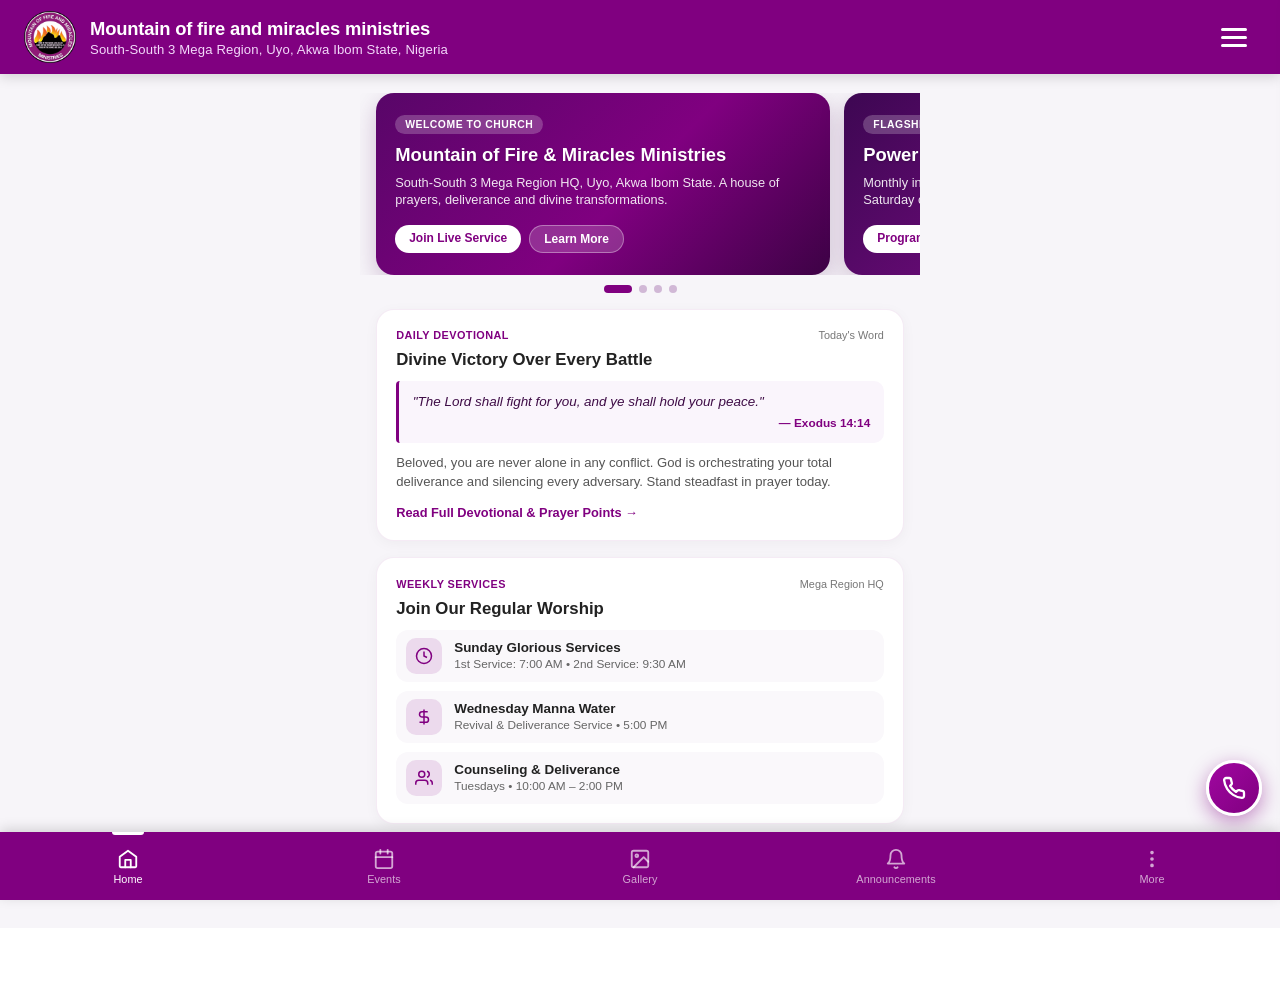
<file: index.html>
<!DOCTYPE html>
<html lang="en">
<head>
  <meta charset="UTF-8">
  <meta name="viewport" content="width=device-width, initial-scale=1.0">
  <title>Mountain of Fire and Miracles Ministries</title>
  <link rel="stylesheet" href="styles.css">
</head>
<body>
  <!-- Top Bar -->
  <header class="top-bar">
    <div class="brand-container">
      <img src="logo/logo.png" alt="MFM Logo" class="brand-logo">
      <div class="brand-text">
        <span class="brand-title">Mountain of fire and miracles ministries</span>
        <span class="brand-subtitle">South-South 3 Mega Region, Uyo, Akwa Ibom State, Nigeria</span>
      </div>
    </div>

    <!-- Hamburger Button -->
    <button class="hamburger-btn" id="hamburgerBtn" aria-label="Toggle navigation menu" aria-expanded="false">
      <span class="hamburger-line"></span>
      <span class="hamburger-line"></span>
      <span class="hamburger-line"></span>
    </button>
  </header>

  <!-- Side Navigation Drawer & Overlay -->
  <div class="menu-overlay" id="menuOverlay"></div>
  <nav class="nav-drawer" id="navDrawer" aria-hidden="true">
    <div class="drawer-header">
      <span class="drawer-title">Menu</span>
      <button class="close-btn" id="closeBtn" aria-label="Close menu">&times;</button>
    </div>
    <ul class="nav-links">
      <li><a href="#home" class="nav-item">Home</a></li>
      <li><a href="#about" class="nav-item">About Us</a></li>
      <li><a href="#ministries" class="nav-item">Ministries</a></li>
      <li><a href="#sermons" class="nav-item">Sermons</a></li>
      <li><a href="#events" class="nav-item">Events</a></li>
      <li><a href="#give" class="nav-item">Give / Offering</a></li>
      <li><a href="#contact" class="nav-item">Contact Us</a></li>
    </ul>
  </nav>

  <!-- Main Home Page Content Area -->
  <main class="content-area">
    <div class="home-container">

      <!-- 1. Hero Carousel Slider (First Card with Next Card peeking) -->
      <section class="carousel-section" aria-label="Featured Announcements">
        <div class="carousel-track" id="carouselTrack">
          
          <!-- Slide 1 -->
          <article class="carousel-card card-gradient-1">
            <span class="card-badge">WELCOME TO CHURCH</span>
            <h2 class="card-heading">Mountain of Fire &amp; Miracles Ministries</h2>
            <p class="card-desc">South-South 3 Mega Region HQ, Uyo, Akwa Ibom State. A house of prayers, deliverance and divine transformations.</p>
            <div class="card-actions">
              <a href="#services" class="card-btn btn-primary">Join Live Service</a>
              <a href="#about" class="card-btn btn-ghost">Learn More</a>
            </div>
          </article>

          <!-- Slide 2 -->
          <article class="carousel-card card-gradient-2">
            <span class="card-badge">FLAGSHIP PROGRAMME</span>
            <h2 class="card-heading">Power Must Change Hands</h2>
            <p class="card-desc">Monthly inter-denominational deliverance service holding every first Saturday of the month by 6:30 AM.</p>
            <div class="card-actions">
              <a href="#pmch" class="card-btn btn-primary">Programme Details</a>
              <a href="#prayer" class="card-btn btn-ghost">Prayer Points</a>
            </div>
          </article>

          <!-- Slide 3 -->
          <article class="carousel-card card-gradient-3">
            <span class="card-badge">SUNDAY WORSHIP</span>
            <h2 class="card-heading">Service of Signs &amp; Wonders</h2>
            <p class="card-desc">Experience supernatural breakthroughs and power-packed prophetic ministering every Lord's Day.</p>
            <div class="card-actions">
              <a href="#schedule" class="card-btn btn-primary">Service Schedule</a>
            </div>
          </article>

          <!-- Slide 4 -->
          <article class="carousel-card card-gradient-4">
            <span class="card-badge">MIDWEEK REVIVAL</span>
            <h2 class="card-heading">Manna Water Service</h2>
            <p class="card-desc">Every Wednesday by 5:00 PM. Come with your water bottle for prophetic sanctification and healing.</p>
            <div class="card-actions">
              <a href="#manna" class="card-btn btn-primary">Watch Replays</a>
            </div>
          </article>

        </div>

        <!-- Carousel Indicators (Pill + Dots matching sketch) -->
        <div class="carousel-indicators" id="carouselIndicators" aria-label="Slider pagination">
          <button class="indicator-dot active" data-index="0" aria-label="Go to slide 1"></button>
          <button class="indicator-dot" data-index="1" aria-label="Go to slide 2"></button>
          <button class="indicator-dot" data-index="2" aria-label="Go to slide 3"></button>
          <button class="indicator-dot" data-index="3" aria-label="Go to slide 4"></button>
        </div>
      </section>

      <!-- 2. Middle Content Card (Second rounded block from sketch) -->
      <section class="content-card devotional-card">
        <div class="card-header-bar">
          <span class="card-tag">DAILY DEVOTIONAL</span>
          <span class="card-date">Today's Word</span>
        </div>
        <h3 class="card-title">Divine Victory Over Every Battle</h3>
        <blockquote class="bible-verse">
          "The Lord shall fight for you, and ye shall hold your peace."
          <cite>&mdash; Exodus 14:14</cite>
        </blockquote>
        <p class="card-text">
          Beloved, you are never alone in any conflict. God is orchestrating your total deliverance and silencing every adversary. Stand steadfast in prayer today.
        </p>
        <div class="card-footer-action">
          <a href="#devotional" class="text-link">Read Full Devotional &amp; Prayer Points &rarr;</a>
        </div>
      </section>

      <!-- 3. Bottom Content Card (Third rounded block from sketch) -->
      <section class="content-card services-card">
        <div class="card-header-bar">
          <span class="card-tag">WEEKLY SERVICES</span>
          <span class="card-date">Mega Region HQ</span>
        </div>
        <h3 class="card-title">Join Our Regular Worship</h3>
        
        <div class="schedule-list">
          <div class="schedule-item">
            <div class="schedule-icon-wrap">
              <svg viewBox="0 0 24 24" fill="none" stroke="currentColor" stroke-width="2" class="schedule-icon" aria-hidden="true">
                <circle cx="12" cy="12" r="10"></circle>
                <polyline points="12 6 12 12 16 14"></polyline>
              </svg>
            </div>
            <div class="schedule-info">
              <h4>Sunday Glorious Services</h4>
              <p>1st Service: 7:00 AM &bull; 2nd Service: 9:30 AM</p>
            </div>
          </div>

          <div class="schedule-item">
            <div class="schedule-icon-wrap">
              <svg viewBox="0 0 24 24" fill="none" stroke="currentColor" stroke-width="2" class="schedule-icon" aria-hidden="true">
                <path d="M12 2v20M17 5H9.5a3.5 3.5 0 0 0 0 7h5a3.5 3.5 0 0 1 0 7H6"></path>
              </svg>
            </div>
            <div class="schedule-info">
              <h4>Wednesday Manna Water</h4>
              <p>Revival &amp; Deliverance Service &bull; 5:00 PM</p>
            </div>
          </div>

          <div class="schedule-item">
            <div class="schedule-icon-wrap">
              <svg viewBox="0 0 24 24" fill="none" stroke="currentColor" stroke-width="2" class="schedule-icon" aria-hidden="true">
                <path d="M17 21v-2a4 4 0 0 0-4-4H5a4 4 0 0 0-4 4v2"></path>
                <circle cx="9" cy="7" r="4"></circle>
                <path d="M23 21v-2a4 4 0 0 0-3-3.87"></path>
                <path d="M16 3.13a4 4 0 0 1 0 7.75"></path>
              </svg>
            </div>
            <div class="schedule-info">
              <h4>Counseling &amp; Deliverance</h4>
              <p>Tuesdays &bull; 10:00 AM &ndash; 2:00 PM</p>
            </div>
          </div>
        </div>
      </section>

    </div>

    <!-- Floating Action Button: Phone Call (Bottom right circle as sketched) -->
    <button class="call-fab-btn" id="callFabBtn" aria-label="Call Pastoral Prayer Helpline">
      <svg viewBox="0 0 24 24" fill="none" stroke="currentColor" stroke-width="2.3" stroke-linecap="round" stroke-linejoin="round" class="fab-phone-icon" aria-hidden="true">
        <path d="M22 16.92v3a2 2 0 0 1-2.18 2 19.79 19.79 0 0 1-8.63-3.07 19.5 19.5 0 0 1-6-6 19.79 19.79 0 0 1-3.07-8.67A2 2 0 0 1 4.11 2h3a2 2 0 0 1 2 1.72 12.84 12.84 0 0 0 .7 2.81 2 2 0 0 1-.45 2.11L8.09 9.91a16 16 0 0 0 6 6l1.27-1.27a2 2 0 0 1 2.11-.45 12.84 12.84 0 0 0 2.81.7A2 2 0 0 1 22 16.92z"></path>
      </svg>
    </button>

    <!-- Call / Prayer Line Modal -->
    <div class="call-modal-overlay" id="callModalOverlay">
      <div class="call-modal" role="dialog" aria-labelledby="modalTitle">
        <div class="call-modal-header">
          <h3 id="modalTitle">Prayer &amp; Counseling Line</h3>
          <button class="call-modal-close" id="callModalClose" aria-label="Close dialog">&times;</button>
        </div>
        <p class="call-modal-desc">Need spiritual assistance, prayer support, or pastoral counseling? Reach out directly:</p>
        <div class="phone-numbers-list">
          <a href="tel:+2348030000000" class="phone-link-card">
            <div class="phone-icon-box">
              <svg viewBox="0 0 24 24" fill="none" stroke="currentColor" stroke-width="2" class="modal-phone-svg" aria-hidden="true">
                <path d="M22 16.92v3a2 2 0 0 1-2.18 2 19.79 19.79 0 0 1-8.63-3.07 19.5 19.5 0 0 1-6-6 19.79 19.79 0 0 1-3.07-8.67A2 2 0 0 1 4.11 2h3a2 2 0 0 1 2 1.72 12.84 12.84 0 0 0 .7 2.81 2 2 0 0 1-.45 2.11L8.09 9.91a16 16 0 0 0 6 6l1.27-1.27a2 2 0 0 1 2.11-.45 12.84 12.84 0 0 0 2.81.7A2 2 0 0 1 22 16.92z"></path>
              </svg>
            </div>
            <div class="phone-info">
              <span class="phone-name">Prayer Line (Uyo HQ)</span>
              <span class="phone-digits">+234 803 000 0000</span>
            </div>
            <span class="phone-call-badge">Call</span>
          </a>
          <a href="tel:+2348020000000" class="phone-link-card">
            <div class="phone-icon-box">
              <svg viewBox="0 0 24 24" fill="none" stroke="currentColor" stroke-width="2" class="modal-phone-svg" aria-hidden="true">
                <path d="M22 16.92v3a2 2 0 0 1-2.18 2 19.79 19.79 0 0 1-8.63-3.07 19.5 19.5 0 0 1-6-6 19.79 19.79 0 0 1-3.07-8.67A2 2 0 0 1 4.11 2h3a2 2 0 0 1 2 1.72 12.84 12.84 0 0 0 .7 2.81 2 2 0 0 1-.45 2.11L8.09 9.91a16 16 0 0 0 6 6l1.27-1.27a2 2 0 0 1 2.11-.45 12.84 12.84 0 0 0 2.81.7A2 2 0 0 1 22 16.92z"></path>
              </svg>
            </div>
            <div class="phone-info">
              <span class="phone-name">Mega Region Office</span>
              <span class="phone-digits">+234 802 000 0000</span>
            </div>
            <span class="phone-call-badge">Call</span>
          </a>
        </div>
      </div>
    </div>
  </main>

  <!-- Bottom Navigation Bar -->
  <footer class="bottom-bar">
    <nav class="bottom-nav" aria-label="Main navigation">

      <!-- Home -->
      <a href="#home" class="nav-tab active" aria-label="Home">
        <svg class="nav-icon" viewBox="0 0 24 24" fill="none" stroke="currentColor" stroke-width="2" stroke-linecap="round" stroke-linejoin="round" aria-hidden="true">
          <path d="M3 9.5L12 3l9 6.5V20a1 1 0 0 1-1 1H4a1 1 0 0 1-1-1V9.5z"/>
          <polyline points="9 21 9 13 15 13 15 21"/>
        </svg>
        <span class="nav-label">Home</span>
      </a>

      <!-- Events -->
      <a href="#events" class="nav-tab" aria-label="Events">
        <svg class="nav-icon" viewBox="0 0 24 24" fill="none" stroke="currentColor" stroke-width="2" stroke-linecap="round" stroke-linejoin="round" aria-hidden="true">
          <rect x="3" y="4" width="18" height="18" rx="2" ry="2"/>
          <line x1="16" y1="2" x2="16" y2="6"/>
          <line x1="8" y1="2" x2="8" y2="6"/>
          <line x1="3" y1="10" x2="21" y2="10"/>
        </svg>
        <span class="nav-label">Events</span>
      </a>

      <!-- Gallery -->
      <a href="#gallery" class="nav-tab" aria-label="Gallery">
        <svg class="nav-icon" viewBox="0 0 24 24" fill="none" stroke="currentColor" stroke-width="2" stroke-linecap="round" stroke-linejoin="round" aria-hidden="true">
          <rect x="3" y="3" width="18" height="18" rx="2"/>
          <circle cx="8.5" cy="8.5" r="1.5"/>
          <polyline points="21 15 16 10 5 21"/>
        </svg>
        <span class="nav-label">Gallery</span>
      </a>

      <!-- Announcements -->
      <a href="#announcements" class="nav-tab" aria-label="Announcements">
        <svg class="nav-icon" viewBox="0 0 24 24" fill="none" stroke="currentColor" stroke-width="2" stroke-linecap="round" stroke-linejoin="round" aria-hidden="true">
          <path d="M18 8A6 6 0 0 0 6 8c0 7-3 9-3 9h18s-3-2-3-9"/>
          <path d="M13.73 21a2 2 0 0 1-3.46 0"/>
        </svg>
        <span class="nav-label">Announcements</span>
      </a>

      <!-- More -->
      <a href="#more" class="nav-tab" aria-label="More">
        <svg class="nav-icon" viewBox="0 0 24 24" fill="none" stroke="currentColor" stroke-width="2" stroke-linecap="round" stroke-linejoin="round" aria-hidden="true">
          <circle cx="12" cy="5" r="1"/>
          <circle cx="12" cy="12" r="1"/>
          <circle cx="12" cy="19" r="1"/>
        </svg>
        <span class="nav-label">More</span>
      </a>

    </nav>
  </footer>

  <script src="script.js"></script>
</body>
</html>
</file>
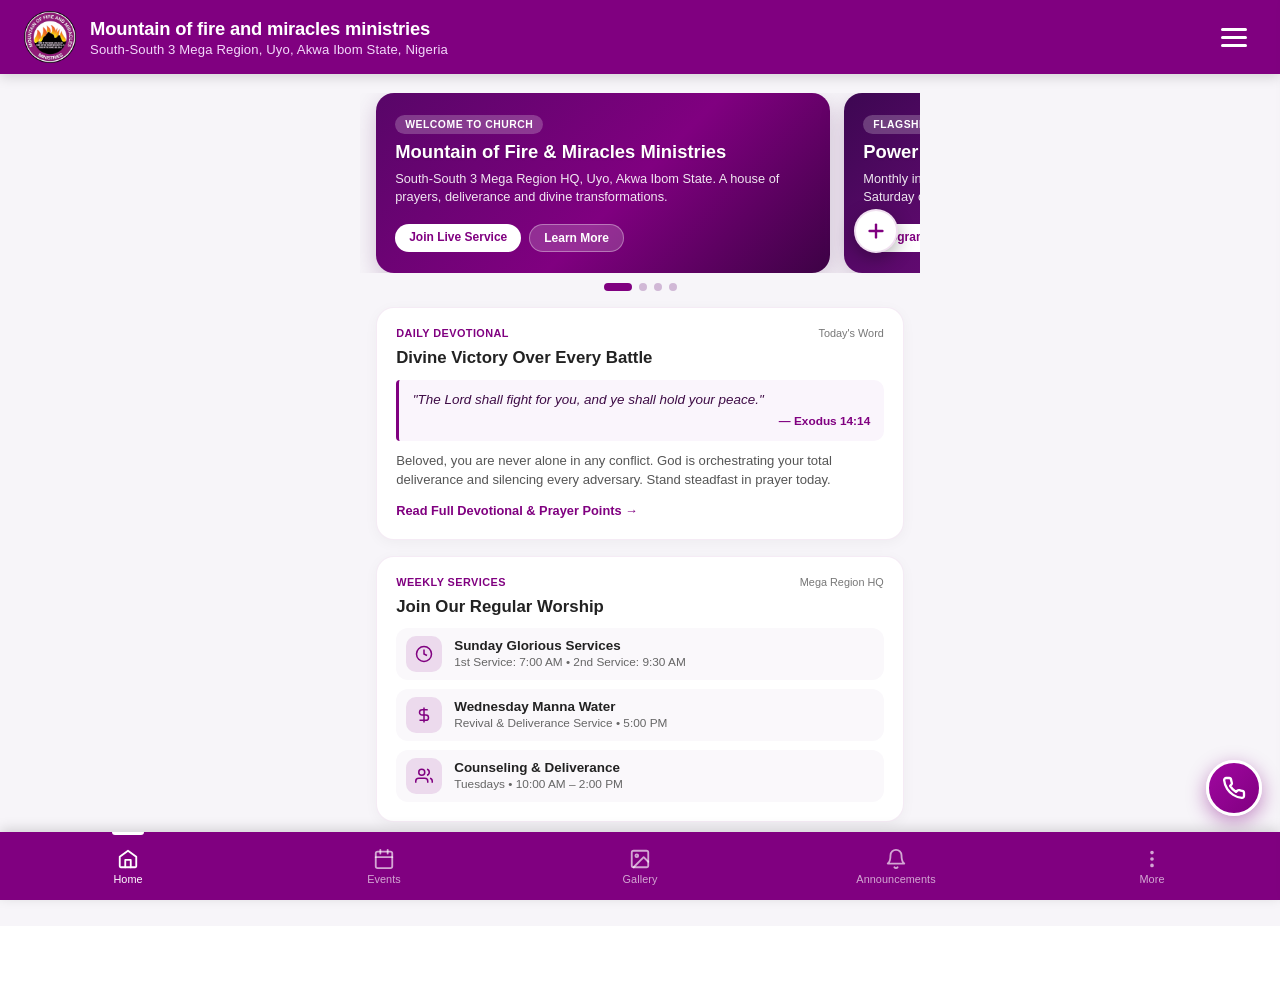
<file: admin/index.html>
<!DOCTYPE html>
<html lang="en">
<head>
  <meta charset="UTF-8">
  <meta name="viewport" content="width=device-width, initial-scale=1.0">
  <title>Mountain of Fire and Miracles Ministries</title>
  <link rel="stylesheet" href="styles.css">
</head>
<body>
  <!-- Top Bar -->
  <header class="top-bar">
    <div class="brand-container">
      <img src="logo/logo.png" alt="MFM Logo" class="brand-logo">
      <div class="brand-text">
        <span class="brand-title">Mountain of fire and miracles ministries</span>
        <span class="brand-subtitle">South-South 3 Mega Region, Uyo, Akwa Ibom State, Nigeria</span>
      </div>
    </div>

    <!-- Hamburger Button -->
    <button class="hamburger-btn" id="hamburgerBtn" aria-label="Toggle navigation menu" aria-expanded="false">
      <span class="hamburger-line"></span>
      <span class="hamburger-line"></span>
      <span class="hamburger-line"></span>
    </button>
  </header>

  <!-- Side Navigation Drawer & Overlay -->
  <div class="menu-overlay" id="menuOverlay"></div>
  <nav class="nav-drawer" id="navDrawer" aria-hidden="true">
    <div class="drawer-header">
      <span class="drawer-title">Menu</span>
      <button class="close-btn" id="closeBtn" aria-label="Close menu">&times;</button>
    </div>
    <ul class="nav-links">
      <li><a href="#home" class="nav-item">Home</a></li>
      <li><a href="#about" class="nav-item">About Us</a></li>
      <li><a href="#ministries" class="nav-item">Ministries</a></li>
      <li><a href="#sermons" class="nav-item">Sermons</a></li>
      <li><a href="#events" class="nav-item">Events</a></li>
      <li><a href="#give" class="nav-item">Give / Offering</a></li>
      <li><a href="#contact" class="nav-item">Contact Us</a></li>
    </ul>
  </nav>

  <!-- Main Home Page Content Area -->
  <main class="content-area">
    <div class="home-container">

      <!-- 1. Hero Carousel Slider (First Card with Next Card peeking) -->
      <section class="carousel-section" aria-label="Featured Announcements">
        <div class="carousel-track" id="carouselTrack">
          
          <!-- Slide 1 -->
          <article class="carousel-card card-gradient-1">
            <span class="card-badge">WELCOME TO CHURCH</span>
            <h2 class="card-heading">Mountain of Fire &amp; Miracles Ministries</h2>
            <p class="card-desc">South-South 3 Mega Region HQ, Uyo, Akwa Ibom State. A house of prayers, deliverance and divine transformations.</p>
            <div class="card-actions">
              <a href="#services" class="card-btn btn-primary">Join Live Service</a>
              <a href="#about" class="card-btn btn-ghost">Learn More</a>
            </div>
          </article>

          <!-- Slide 2 -->
          <article class="carousel-card card-gradient-2">
            <span class="card-badge">FLAGSHIP PROGRAMME</span>
            <h2 class="card-heading">Power Must Change Hands</h2>
            <p class="card-desc">Monthly inter-denominational deliverance service holding every first Saturday of the month by 6:30 AM.</p>
            <div class="card-actions">
              <a href="#pmch" class="card-btn btn-primary">Programme Details</a>
              <a href="#prayer" class="card-btn btn-ghost">Prayer Points</a>
            </div>
          </article>

          <!-- Slide 3 -->
          <article class="carousel-card card-gradient-3">
            <span class="card-badge">SUNDAY WORSHIP</span>
            <h2 class="card-heading">Service of Signs &amp; Wonders</h2>
            <p class="card-desc">Experience supernatural breakthroughs and power-packed prophetic ministering every Lord's Day.</p>
            <div class="card-actions">
              <a href="#schedule" class="card-btn btn-primary">Service Schedule</a>
            </div>
          </article>

          <!-- Slide 4 -->
          <article class="carousel-card card-gradient-4">
            <span class="card-badge">MIDWEEK REVIVAL</span>
            <h2 class="card-heading">Manna Water Service</h2>
            <p class="card-desc">Every Wednesday by 5:00 PM. Come with your water bottle for prophetic sanctification and healing.</p>
            <div class="card-actions">
              <a href="#manna" class="card-btn btn-primary">Watch Replays</a>
            </div>
          </article>

        </div>

        <!-- Floating Add More Banner Round Button on the Bottom Right -->
        <a href="edit-banner.html" class="add-banner-round-btn" id="addBannerBtn" aria-label="Create and Edit Banners" title="Edit Banners">
          <svg viewBox="0 0 24 24" fill="none" stroke="currentColor" stroke-width="2.6" stroke-linecap="round" stroke-linejoin="round" class="plus-icon" aria-hidden="true">
            <line x1="12" y1="5" x2="12" y2="19"></line>
            <line x1="5" y1="12" x2="19" y2="12"></line>
          </svg>
        </a>

        <!-- Carousel Indicators (Pill + Dots matching sketch) -->
        <div class="carousel-indicators" id="carouselIndicators" aria-label="Slider pagination">
          <button class="indicator-dot active" data-index="0" aria-label="Go to slide 1"></button>
          <button class="indicator-dot" data-index="1" aria-label="Go to slide 2"></button>
          <button class="indicator-dot" data-index="2" aria-label="Go to slide 3"></button>
          <button class="indicator-dot" data-index="3" aria-label="Go to slide 4"></button>
        </div>
      </section>

      <!-- 2. Middle Content Card (Second rounded block from sketch) -->
      <section class="content-card devotional-card">
        <div class="card-header-bar">
          <span class="card-tag">DAILY DEVOTIONAL</span>
          <span class="card-date">Today's Word</span>
        </div>
        <h3 class="card-title">Divine Victory Over Every Battle</h3>
        <blockquote class="bible-verse">
          "The Lord shall fight for you, and ye shall hold your peace."
          <cite>&mdash; Exodus 14:14</cite>
        </blockquote>
        <p class="card-text">
          Beloved, you are never alone in any conflict. God is orchestrating your total deliverance and silencing every adversary. Stand steadfast in prayer today.
        </p>
        <div class="card-footer-action">
          <a href="#devotional" class="text-link">Read Full Devotional &amp; Prayer Points &rarr;</a>
        </div>
      </section>

      <!-- 3. Bottom Content Card (Third rounded block from sketch) -->
      <section class="content-card services-card">
        <div class="card-header-bar">
          <span class="card-tag">WEEKLY SERVICES</span>
          <span class="card-date">Mega Region HQ</span>
        </div>
        <h3 class="card-title">Join Our Regular Worship</h3>
        
        <div class="schedule-list">
          <div class="schedule-item">
            <div class="schedule-icon-wrap">
              <svg viewBox="0 0 24 24" fill="none" stroke="currentColor" stroke-width="2" class="schedule-icon" aria-hidden="true">
                <circle cx="12" cy="12" r="10"></circle>
                <polyline points="12 6 12 12 16 14"></polyline>
              </svg>
            </div>
            <div class="schedule-info">
              <h4>Sunday Glorious Services</h4>
              <p>1st Service: 7:00 AM &bull; 2nd Service: 9:30 AM</p>
            </div>
          </div>

          <div class="schedule-item">
            <div class="schedule-icon-wrap">
              <svg viewBox="0 0 24 24" fill="none" stroke="currentColor" stroke-width="2" class="schedule-icon" aria-hidden="true">
                <path d="M12 2v20M17 5H9.5a3.5 3.5 0 0 0 0 7h5a3.5 3.5 0 0 1 0 7H6"></path>
              </svg>
            </div>
            <div class="schedule-info">
              <h4>Wednesday Manna Water</h4>
              <p>Revival &amp; Deliverance Service &bull; 5:00 PM</p>
            </div>
          </div>

          <div class="schedule-item">
            <div class="schedule-icon-wrap">
              <svg viewBox="0 0 24 24" fill="none" stroke="currentColor" stroke-width="2" class="schedule-icon" aria-hidden="true">
                <path d="M17 21v-2a4 4 0 0 0-4-4H5a4 4 0 0 0-4 4v2"></path>
                <circle cx="9" cy="7" r="4"></circle>
                <path d="M23 21v-2a4 4 0 0 0-3-3.87"></path>
                <path d="M16 3.13a4 4 0 0 1 0 7.75"></path>
              </svg>
            </div>
            <div class="schedule-info">
              <h4>Counseling &amp; Deliverance</h4>
              <p>Tuesdays &bull; 10:00 AM &ndash; 2:00 PM</p>
            </div>
          </div>
        </div>
      </section>

    </div>

    <!-- Floating Action Button: Phone Call (Bottom right circle as sketched) -->
    <button class="call-fab-btn" id="callFabBtn" aria-label="Call Pastoral Prayer Helpline">
      <svg viewBox="0 0 24 24" fill="none" stroke="currentColor" stroke-width="2.3" stroke-linecap="round" stroke-linejoin="round" class="fab-phone-icon" aria-hidden="true">
        <path d="M22 16.92v3a2 2 0 0 1-2.18 2 19.79 19.79 0 0 1-8.63-3.07 19.5 19.5 0 0 1-6-6 19.79 19.79 0 0 1-3.07-8.67A2 2 0 0 1 4.11 2h3a2 2 0 0 1 2 1.72 12.84 12.84 0 0 0 .7 2.81 2 2 0 0 1-.45 2.11L8.09 9.91a16 16 0 0 0 6 6l1.27-1.27a2 2 0 0 1 2.11-.45 12.84 12.84 0 0 0 2.81.7A2 2 0 0 1 22 16.92z"></path>
      </svg>
    </button>

    <!-- Call / Prayer Line Modal -->
    <div class="call-modal-overlay" id="callModalOverlay">
      <div class="call-modal" role="dialog" aria-labelledby="modalTitle">
        <div class="call-modal-header">
          <h3 id="modalTitle">Prayer &amp; Counseling Line</h3>
          <button class="call-modal-close" id="callModalClose" aria-label="Close dialog">&times;</button>
        </div>
        <p class="call-modal-desc">Need spiritual assistance, prayer support, or pastoral counseling? Reach out directly:</p>
        <div class="phone-numbers-list">
          <a href="tel:+2348030000000" class="phone-link-card">
            <div class="phone-icon-box">
              <svg viewBox="0 0 24 24" fill="none" stroke="currentColor" stroke-width="2" class="modal-phone-svg" aria-hidden="true">
                <path d="M22 16.92v3a2 2 0 0 1-2.18 2 19.79 19.79 0 0 1-8.63-3.07 19.5 19.5 0 0 1-6-6 19.79 19.79 0 0 1-3.07-8.67A2 2 0 0 1 4.11 2h3a2 2 0 0 1 2 1.72 12.84 12.84 0 0 0 .7 2.81 2 2 0 0 1-.45 2.11L8.09 9.91a16 16 0 0 0 6 6l1.27-1.27a2 2 0 0 1 2.11-.45 12.84 12.84 0 0 0 2.81.7A2 2 0 0 1 22 16.92z"></path>
              </svg>
            </div>
            <div class="phone-info">
              <span class="phone-name">Prayer Line (Uyo HQ)</span>
              <span class="phone-digits">+234 803 000 0000</span>
            </div>
            <span class="phone-call-badge">Call</span>
          </a>
          <a href="tel:+2348020000000" class="phone-link-card">
            <div class="phone-icon-box">
              <svg viewBox="0 0 24 24" fill="none" stroke="currentColor" stroke-width="2" class="modal-phone-svg" aria-hidden="true">
                <path d="M22 16.92v3a2 2 0 0 1-2.18 2 19.79 19.79 0 0 1-8.63-3.07 19.5 19.5 0 0 1-6-6 19.79 19.79 0 0 1-3.07-8.67A2 2 0 0 1 4.11 2h3a2 2 0 0 1 2 1.72 12.84 12.84 0 0 0 .7 2.81 2 2 0 0 1-.45 2.11L8.09 9.91a16 16 0 0 0 6 6l1.27-1.27a2 2 0 0 1 2.11-.45 12.84 12.84 0 0 0 2.81.7A2 2 0 0 1 22 16.92z"></path>
              </svg>
            </div>
            <div class="phone-info">
              <span class="phone-name">Mega Region Office</span>
              <span class="phone-digits">+234 802 000 0000</span>
            </div>
            <span class="phone-call-badge">Call</span>
          </a>
        </div>
      </div>
    </div>
  </main>

  <!-- Bottom Navigation Bar -->
  <footer class="bottom-bar">
    <nav class="bottom-nav" aria-label="Main navigation">

      <!-- Home -->
      <a href="#home" class="nav-tab active" aria-label="Home">
        <svg class="nav-icon" viewBox="0 0 24 24" fill="none" stroke="currentColor" stroke-width="2" stroke-linecap="round" stroke-linejoin="round" aria-hidden="true">
          <path d="M3 9.5L12 3l9 6.5V20a1 1 0 0 1-1 1H4a1 1 0 0 1-1-1V9.5z"/>
          <polyline points="9 21 9 13 15 13 15 21"/>
        </svg>
        <span class="nav-label">Home</span>
      </a>

      <!-- Events -->
      <a href="#events" class="nav-tab" aria-label="Events">
        <svg class="nav-icon" viewBox="0 0 24 24" fill="none" stroke="currentColor" stroke-width="2" stroke-linecap="round" stroke-linejoin="round" aria-hidden="true">
          <rect x="3" y="4" width="18" height="18" rx="2" ry="2"/>
          <line x1="16" y1="2" x2="16" y2="6"/>
          <line x1="8" y1="2" x2="8" y2="6"/>
          <line x1="3" y1="10" x2="21" y2="10"/>
        </svg>
        <span class="nav-label">Events</span>
      </a>

      <!-- Gallery -->
      <a href="#gallery" class="nav-tab" aria-label="Gallery">
        <svg class="nav-icon" viewBox="0 0 24 24" fill="none" stroke="currentColor" stroke-width="2" stroke-linecap="round" stroke-linejoin="round" aria-hidden="true">
          <rect x="3" y="3" width="18" height="18" rx="2"/>
          <circle cx="8.5" cy="8.5" r="1.5"/>
          <polyline points="21 15 16 10 5 21"/>
        </svg>
        <span class="nav-label">Gallery</span>
      </a>

      <!-- Announcements -->
      <a href="#announcements" class="nav-tab" aria-label="Announcements">
        <svg class="nav-icon" viewBox="0 0 24 24" fill="none" stroke="currentColor" stroke-width="2" stroke-linecap="round" stroke-linejoin="round" aria-hidden="true">
          <path d="M18 8A6 6 0 0 0 6 8c0 7-3 9-3 9h18s-3-2-3-9"/>
          <path d="M13.73 21a2 2 0 0 1-3.46 0"/>
        </svg>
        <span class="nav-label">Announcements</span>
      </a>

      <!-- More -->
      <a href="#more" class="nav-tab" aria-label="More">
        <svg class="nav-icon" viewBox="0 0 24 24" fill="none" stroke="currentColor" stroke-width="2" stroke-linecap="round" stroke-linejoin="round" aria-hidden="true">
          <circle cx="12" cy="5" r="1"/>
          <circle cx="12" cy="12" r="1"/>
          <circle cx="12" cy="19" r="1"/>
        </svg>
        <span class="nav-label">More</span>
      </a>

    </nav>
  </footer>

  <script src="banners.js"></script>
  <script src="script.js"></script>
</body>
</html>
</file>
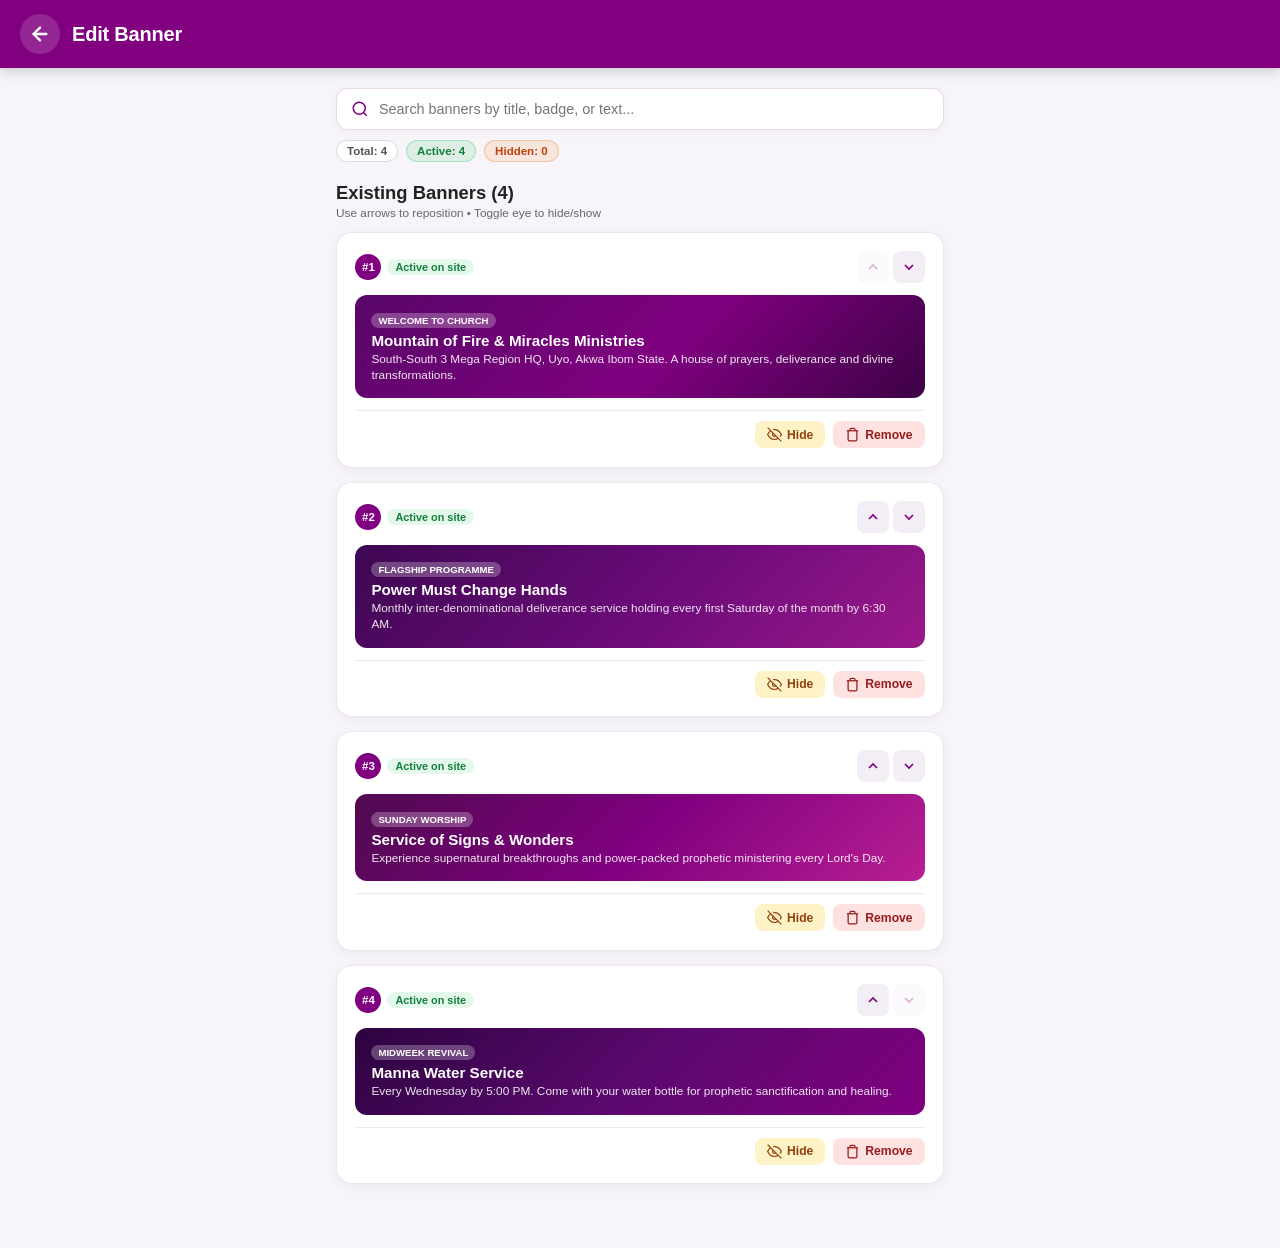
<file: admin/edit-banner.html>
<!DOCTYPE html>
<html lang="en">
<head>
  <meta charset="UTF-8">
  <meta name="viewport" content="width=device-width, initial-scale=1.0">
  <title>Edit Banner - MFM Admin</title>
  <link rel="stylesheet" href="styles.css">
  <link rel="stylesheet" href="edit-banner.css">
</head>
<body class="admin-edit-page">

  <!-- Title Bar: "Edit Banner" -->
  <header class="edit-banner-header">
    <div class="header-left">
      <a href="index.html" class="header-back-btn" aria-label="Go back to Admin Home">
        <svg viewBox="0 0 24 24" fill="none" stroke="currentColor" stroke-width="2.5" stroke-linecap="round" stroke-linejoin="round" class="header-icon">
          <line x1="19" y1="12" x2="5" y2="12"></line>
          <polyline points="12 19 5 12 12 5"></polyline>
        </svg>
      </a>
      <h1 class="header-title">Edit Banner</h1>
    </div>
  </header>

  <!-- Main Content Container -->
  <main class="edit-banner-container">

    <!-- Search & Statistics Bar -->
    <section class="search-stats-section">
      <div class="search-input-wrap">
        <svg viewBox="0 0 24 24" fill="none" stroke="currentColor" stroke-width="2" class="search-svg" aria-hidden="true">
          <circle cx="11" cy="11" r="8"></circle>
          <line x1="21" y1="21" x2="16.65" y2="16.65"></line>
        </svg>
        <input type="search" id="bannerSearchInput" class="banner-search-input" placeholder="Search banners by title, badge, or text..." aria-label="Search banners">
        <button id="clearSearchBtn" class="clear-search-btn" style="display:none;" aria-label="Clear search">&times;</button>
      </div>

      <div class="stats-pills">
        <span class="stat-pill" id="totalCountPill">Total: 4</span>
        <span class="stat-pill pill-active" id="visibleCountPill">Active: 4</span>
        <span class="stat-pill pill-hidden" id="hiddenCountPill">Hidden: 0</span>
      </div>
    </section>

    <!-- Banners List: Reposition, Hide, Edit, Remove -->
    <section class="banner-list-section">
      <div class="list-header">
        <h2>Existing Banners (<span id="bannerListCount">0</span>)</h2>
        <span class="list-subtext">Use arrows to reposition &bull; Toggle eye to hide/show</span>
      </div>

      <div class="banners-list" id="bannersList">
        <!-- Dynamically injected items -->
      </div>
    </section>

  </main>

  <!-- Delete Confirmation Modal -->
  <div class="admin-modal-overlay" id="deleteModalOverlay">
    <div class="admin-modal">
      <h3 class="modal-alert-title">Remove Banner?</h3>
      <p class="modal-alert-msg" id="deleteModalMsg">Are you sure you want to remove this banner? This action will immediately delete it from both admin and public carousels.</p>
      <div class="modal-actions">
        <button class="modal-btn btn-secondary" id="cancelDeleteBtn">Cancel</button>
        <button class="modal-btn btn-danger" id="confirmDeleteBtn">Delete Banner</button>
      </div>
    </div>
  </div>

  <script src="banners.js"></script>
  <script src="edit-banner.js"></script>
</body>
</html>
</file>
<file: styles.css>
/* Reset & Base Styles */
* {
  margin: 0;
  padding: 0;
  box-sizing: border-box;
}

body {
  font-family: -apple-system, BlinkMacSystemFont, "Segoe UI", Roboto, Oxygen, Ubuntu, Cantarell, "Helvetica Neue", sans-serif;
  background-color: #ffffff;
  color: #1a1a1a;
  min-height: 100vh;
  display: flex;
  flex-direction: column;
}

/* Top Bar */
.top-bar {
  background-color: #800080;
  min-height: 74px;
  width: 100%;
  display: flex;
  align-items: center;
  justify-content: space-between;
  padding: 0.5rem 1.5rem;
  position: sticky;
  top: 0;
  z-index: 1000;
  box-shadow: 0 3px 12px rgba(0, 0, 0, 0.15);
}

/* Brand Section (Logo + Text) */
.brand-container {
  display: flex;
  align-items: center;
  gap: 14px;
  text-decoration: none;
  cursor: pointer;
  user-select: none;
}

.brand-logo {
  height: 52px;
  width: auto;
  max-width: 60px;
  object-fit: contain;
  display: block;
}

.brand-text {
  display: flex;
  flex-direction: column;
  justify-content: center;
  gap: 2px;
}

.brand-title {
  font-size: 1.15rem;
  font-weight: 700;
  color: #ffffff;
  letter-spacing: -0.01em;
  line-height: 1.25;
}

.brand-subtitle {
  font-size: 0.82rem;
  font-weight: 500;
  color: #f3d9fa;
  letter-spacing: 0.01em;
  line-height: 1.2;
}

/* Hamburger Button */
.hamburger-btn {
  background: transparent;
  border: none;
  cursor: pointer;
  padding: 8px;
  display: flex;
  flex-direction: column;
  justify-content: center;
  align-items: center;
  gap: 5px;
  width: 44px;
  height: 44px;
  border-radius: 8px;
  transition: background-color 0.2s ease;
}

.hamburger-btn:hover {
  background-color: rgba(255, 255, 255, 0.15);
}

.hamburger-btn:focus-visible {
  outline: 2px solid #ffffff;
  outline-offset: 2px;
}

.hamburger-line {
  display: block;
  width: 26px;
  height: 3px;
  background-color: #ffffff;
  border-radius: 2px;
  transition: transform 0.3s ease, opacity 0.3s ease;
}

/* Hamburger Active / Transform to X */
.hamburger-btn.active .hamburger-line:nth-child(1) {
  transform: translateY(8px) rotate(45deg);
}

.hamburger-btn.active .hamburger-line:nth-child(2) {
  opacity: 0;
}

.hamburger-btn.active .hamburger-line:nth-child(3) {
  transform: translateY(-8px) rotate(-45deg);
}

/* Menu Overlay */
.menu-overlay {
  position: fixed;
  inset: 0;
  background-color: rgba(0, 0, 0, 0.4);
  opacity: 0;
  visibility: hidden;
  transition: opacity 0.3s ease, visibility 0.3s ease;
  z-index: 1050;
}

.menu-overlay.open {
  opacity: 1;
  visibility: visible;
}

/* Side Navigation Drawer */
.nav-drawer {
  position: fixed;
  top: 0;
  right: -320px;
  width: 300px;
  height: 100%;
  background-color: #ffffff;
  box-shadow: -4px 0 20px rgba(0, 0, 0, 0.15);
  display: flex;
  flex-direction: column;
  z-index: 1100;
  transition: right 0.35s cubic-bezier(0.4, 0, 0.2, 1);
  padding: 1.5rem;
}

.nav-drawer.open {
  right: 0;
}

.drawer-header {
  display: flex;
  align-items: center;
  justify-content: space-between;
  padding-bottom: 1rem;
  border-bottom: 1px solid #eaeaea;
  margin-bottom: 1.5rem;
}

.drawer-title {
  font-size: 1.25rem;
  font-weight: 700;
  color: #800080;
}

.close-btn {
  background: none;
  border: none;
  font-size: 2rem;
  line-height: 1;
  color: #555555;
  cursor: pointer;
  padding: 0 4px;
  border-radius: 4px;
}

.close-btn:hover {
  color: #000000;
}

.nav-links {
  list-style: none;
  display: flex;
  flex-direction: column;
  gap: 0.75rem;
}

.nav-item {
  display: block;
  text-decoration: none;
  color: #333333;
  font-size: 1.05rem;
  font-weight: 500;
  padding: 10px 14px;
  border-radius: 8px;
  transition: background-color 0.2s ease, color 0.2s ease;
}

.nav-item:hover {
  background-color: rgba(128, 0, 128, 0.1);
  color: #800080;
}

/* Main Content Area */
.content-area {
  flex: 1;
  width: 100%;
  background-color: #f7f5f9;
  display: block;
}

.home-container {
  max-width: 560px;
  margin: 0 auto;
  padding: 1.2rem 0 5.5rem 0;
  width: 100%;
}

/* 1. Hero Carousel Banner Slider */
.carousel-section {
  width: 100%;
  margin-bottom: 1rem;
}

.carousel-track {
  display: flex;
  gap: 14px;
  overflow-x: auto;
  scroll-snap-type: x mandatory;
  padding: 0 1rem;
  scrollbar-width: none;
  -webkit-overflow-scrolling: touch;
  scroll-behavior: smooth;
}

.carousel-track::-webkit-scrollbar {
  display: none;
}

.carousel-card {
  flex: 0 0 86%;
  min-width: 86%;
  scroll-snap-align: center;
  border-radius: 18px;
  padding: 1.35rem 1.2rem;
  color: #ffffff;
  box-shadow: 0 8px 24px rgba(78, 6, 85, 0.22);
  position: relative;
  overflow: hidden;
  display: flex;
  flex-direction: column;
  justify-content: space-between;
  min-height: 180px;
}

/* Gradients for cards */
.card-gradient-1 {
  background: linear-gradient(135deg, #580668 0%, #800080 55%, #3d0245 100%);
}

.card-gradient-2 {
  background: linear-gradient(135deg, #3d0752 0%, #6e0b7b 55%, #9b1989 100%);
}

.card-gradient-3 {
  background: linear-gradient(135deg, #4f0a4f 0%, #800080 50%, #b81f92 100%);
}

.card-gradient-4 {
  background: linear-gradient(135deg, #2d0340 0%, #5b096e 50%, #800080 100%);
}

.card-badge {
  display: inline-block;
  align-self: flex-start;
  background: rgba(255, 255, 255, 0.22);
  backdrop-filter: blur(4px);
  -webkit-backdrop-filter: blur(4px);
  padding: 4px 10px;
  border-radius: 20px;
  font-size: 0.65rem;
  font-weight: 700;
  letter-spacing: 0.05em;
  text-transform: uppercase;
  margin-bottom: 0.6rem;
  color: #ffffff;
}

.card-heading {
  font-size: 1.15rem;
  font-weight: 700;
  line-height: 1.25;
  margin-bottom: 0.45rem;
  text-shadow: 0 1px 2px rgba(0, 0, 0, 0.2);
}

.card-desc {
  font-size: 0.8rem;
  line-height: 1.4;
  color: rgba(255, 255, 255, 0.9);
  margin-bottom: 1rem;
}

.card-actions {
  display: flex;
  gap: 8px;
  flex-wrap: wrap;
}

.card-btn {
  padding: 6px 14px;
  border-radius: 20px;
  font-size: 0.75rem;
  font-weight: 600;
  text-decoration: none;
  transition: transform 0.15s ease, opacity 0.15s ease;
  display: inline-block;
}

.btn-primary {
  background-color: #ffffff;
  color: #800080;
}

.btn-ghost {
  background: rgba(255, 255, 255, 0.18);
  color: #ffffff;
  border: 1px solid rgba(255, 255, 255, 0.35);
}

.card-btn:hover {
  transform: translateY(-1px);
  opacity: 0.95;
}

/* Carousel Indicators (Pill + Dots matching sketch) */
.carousel-indicators {
  display: flex;
  align-items: center;
  justify-content: center;
  gap: 7px;
  margin-top: 10px;
  margin-bottom: 14px;
}

.indicator-dot {
  width: 8px;
  height: 8px;
  border-radius: 50%;
  background-color: #d1b8d6;
  border: none;
  cursor: pointer;
  padding: 0;
  transition: all 0.3s cubic-bezier(0.4, 0, 0.2, 1);
}

.indicator-dot.active {
  width: 28px;
  border-radius: 4px;
  background-color: #800080;
}

/* 2 & 3. Rounded Content Cards */
.content-card {
  background: #ffffff;
  border-radius: 18px;
  margin: 0 1rem 1rem 1rem;
  padding: 1.2rem;
  box-shadow: 0 3px 14px rgba(0, 0, 0, 0.04);
  border: 1px solid rgba(128, 0, 128, 0.08);
}

.card-header-bar {
  display: flex;
  align-items: center;
  justify-content: space-between;
  margin-bottom: 0.5rem;
}

.card-tag {
  font-size: 0.68rem;
  font-weight: 700;
  color: #800080;
  letter-spacing: 0.04em;
}

.card-date {
  font-size: 0.68rem;
  color: #777777;
  font-weight: 500;
}

.card-title {
  font-size: 1.05rem;
  font-weight: 700;
  color: #222222;
  margin-bottom: 0.65rem;
  line-height: 1.3;
}

.bible-verse {
  background: #faf5fc;
  border-left: 3px solid #800080;
  padding: 0.65rem 0.85rem;
  border-radius: 4px 10px 10px 4px;
  font-style: italic;
  color: #3e0c46;
  font-size: 0.84rem;
  line-height: 1.45;
  margin-bottom: 0.65rem;
}

.bible-verse cite {
  display: block;
  font-style: normal;
  font-weight: 700;
  font-size: 0.74rem;
  color: #800080;
  margin-top: 4px;
  text-align: right;
}

.card-text {
  font-size: 0.82rem;
  color: #555555;
  line-height: 1.45;
  margin-bottom: 0.75rem;
}

.card-footer-action .text-link {
  color: #800080;
  font-size: 0.8rem;
  font-weight: 600;
  text-decoration: none;
  display: inline-block;
  transition: transform 0.15s ease;
}

.card-footer-action .text-link:hover {
  transform: translateX(3px);
}

/* Schedule List for Card 3 */
.schedule-list {
  display: flex;
  flex-direction: column;
  gap: 9px;
  margin-top: 0.4rem;
}

.schedule-item {
  display: flex;
  align-items: center;
  gap: 12px;
  padding: 8px 10px;
  border-radius: 12px;
  background: #faf8fb;
}

.schedule-icon-wrap {
  width: 36px;
  height: 36px;
  border-radius: 10px;
  background: rgba(128, 0, 128, 0.12);
  display: flex;
  align-items: center;
  justify-content: center;
  flex-shrink: 0;
  color: #800080;
}

.schedule-icon {
  width: 18px;
  height: 18px;
}

.schedule-info h4 {
  font-size: 0.84rem;
  font-weight: 600;
  color: #222222;
  margin-bottom: 2px;
}

.schedule-info p {
  font-size: 0.74rem;
  color: #666666;
  line-height: 1.2;
}

/* 4. Floating Action Button: Phone Call (Bottom right circle as sketched) */
.call-fab-btn {
  position: fixed;
  right: 18px;
  bottom: 84px;
  width: 56px;
  height: 56px;
  border-radius: 50%;
  background: linear-gradient(135deg, #a007a0 0%, #800080 100%);
  color: #ffffff;
  border: 3px solid #ffffff;
  box-shadow: 0 6px 20px rgba(128, 0, 128, 0.45);
  cursor: pointer;
  display: flex;
  align-items: center;
  justify-content: center;
  z-index: 999;
  transition: transform 0.2s ease, box-shadow 0.2s ease;
  animation: pulse-fab 2.8s infinite;
}

.call-fab-btn:hover {
  transform: scale(1.08);
}

.fab-phone-icon {
  width: 24px;
  height: 24px;
}

@keyframes pulse-fab {
  0% {
    box-shadow: 0 0 0 0 rgba(128, 0, 128, 0.5), 0 6px 20px rgba(128, 0, 128, 0.45);
  }
  70% {
    box-shadow: 0 0 0 12px rgba(128, 0, 128, 0), 0 6px 20px rgba(128, 0, 128, 0.45);
  }
  100% {
    box-shadow: 0 0 0 0 rgba(128, 0, 128, 0), 0 6px 20px rgba(128, 0, 128, 0.45);
  }
}

/* Call Modal */
.call-modal-overlay {
  position: fixed;
  inset: 0;
  background: rgba(0, 0, 0, 0.5);
  backdrop-filter: blur(4px);
  -webkit-backdrop-filter: blur(4px);
  display: flex;
  align-items: center;
  justify-content: center;
  padding: 1.25rem;
  z-index: 1200;
  opacity: 0;
  visibility: hidden;
  transition: opacity 0.25s ease, visibility 0.25s ease;
}

.call-modal-overlay.open {
  opacity: 1;
  visibility: visible;
}

.call-modal {
  background: #ffffff;
  width: 100%;
  max-width: 380px;
  border-radius: 20px;
  padding: 1.4rem;
  box-shadow: 0 12px 36px rgba(0, 0, 0, 0.25);
  transform: translateY(20px);
  transition: transform 0.25s ease;
}

.call-modal-overlay.open .call-modal {
  transform: translateY(0);
}

.call-modal-header {
  display: flex;
  align-items: center;
  justify-content: space-between;
  margin-bottom: 0.5rem;
}

.call-modal-header h3 {
  font-size: 1.12rem;
  font-weight: 700;
  color: #800080;
}

.call-modal-close {
  background: none;
  border: none;
  font-size: 1.8rem;
  line-height: 1;
  cursor: pointer;
  color: #666666;
  padding: 0 4px;
}

.call-modal-close:hover {
  color: #000000;
}

.call-modal-desc {
  font-size: 0.8rem;
  color: #555555;
  line-height: 1.4;
  margin-bottom: 1.15rem;
}

.phone-numbers-list {
  display: flex;
  flex-direction: column;
  gap: 10px;
}

.phone-link-card {
  display: flex;
  align-items: center;
  gap: 12px;
  padding: 10px 14px;
  border-radius: 12px;
  background: #faf5fc;
  text-decoration: none;
  color: inherit;
  transition: background 0.2s ease;
  border: 1px solid rgba(128, 0, 128, 0.12);
}

.phone-link-card:hover {
  background: #f3e4f7;
}

.phone-icon-box {
  width: 36px;
  height: 36px;
  border-radius: 50%;
  background: #800080;
  color: #ffffff;
  display: flex;
  align-items: center;
  justify-content: center;
  flex-shrink: 0;
}

.modal-phone-svg {
  width: 18px;
  height: 18px;
}

.phone-info {
  flex: 1;
  display: flex;
  flex-direction: column;
  gap: 2px;
}

.phone-name {
  font-size: 0.74rem;
  font-weight: 600;
  color: #555555;
}

.phone-digits {
  font-size: 0.88rem;
  font-weight: 700;
  color: #800080;
}

.phone-call-badge {
  background: #800080;
  color: #ffffff;
  font-size: 0.72rem;
  font-weight: 600;
  padding: 4px 10px;
  border-radius: 12px;
}

/* Bottom Navigation Bar */
.bottom-bar {
  background-color: #800080;
  width: 100%;
  position: sticky;
  bottom: 0;
  z-index: 1000;
  box-shadow: 0 -3px 12px rgba(0, 0, 0, 0.15);
}

.bottom-nav {
  display: flex;
  align-items: stretch;
  justify-content: space-around;
  width: 100%;
  height: 68px;
}

.nav-tab {
  display: flex;
  flex-direction: column;
  align-items: center;
  justify-content: center;
  flex: 1;
  gap: 4px;
  text-decoration: none;
  color: rgba(255, 255, 255, 0.65);
  padding: 8px 4px 6px;
  cursor: pointer;
  transition: color 0.2s ease, background-color 0.2s ease;
  position: relative;
}

.nav-tab::before {
  content: '';
  position: absolute;
  top: 0;
  left: 50%;
  transform: translateX(-50%);
  width: 0;
  height: 3px;
  background-color: #ffffff;
  border-radius: 0 0 3px 3px;
  transition: width 0.25s ease;
}

.nav-tab:hover {
  color: rgba(255, 255, 255, 0.9);
  background-color: rgba(255, 255, 255, 0.08);
}

.nav-tab.active {
  color: #ffffff;
}

.nav-tab.active::before {
  width: 32px;
}

.nav-icon {
  width: 22px;
  height: 22px;
  flex-shrink: 0;
}

.nav-label {
  font-size: 0.68rem;
  font-weight: 500;
  letter-spacing: 0.005em;
  line-height: 1.1;
  text-align: center;
  white-space: nowrap;
}

/* Responsive adjustments */
@media (max-width: 640px) {
  .brand-title {
    font-size: 0.92rem;
    line-height: 1.2;
  }

  .brand-subtitle {
    font-size: 0.72rem;
    line-height: 1.2;
  }

  .brand-logo {
    height: 42px;
  }

  .top-bar {
    min-height: 64px;
    padding: 0.5rem 1rem;
  }

  .nav-drawer {
    width: 260px;
  }
}

@media (max-width: 380px) {
  .nav-label {
    font-size: 0.60rem;
  }

  .nav-icon {
    width: 20px;
    height: 20px;
  }

  .nav-tab {
    padding: 6px 2px 4px;
  }
}
</file>
<file: admin/styles.css>
/* Reset & Base Styles */
* {
  margin: 0;
  padding: 0;
  box-sizing: border-box;
}

body {
  font-family: -apple-system, BlinkMacSystemFont, "Segoe UI", Roboto, Oxygen, Ubuntu, Cantarell, "Helvetica Neue", sans-serif;
  background-color: #ffffff;
  color: #1a1a1a;
  min-height: 100vh;
  display: flex;
  flex-direction: column;
}

/* Top Bar */
.top-bar {
  background-color: #800080;
  min-height: 74px;
  width: 100%;
  display: flex;
  align-items: center;
  justify-content: space-between;
  padding: 0.5rem 1.5rem;
  position: sticky;
  top: 0;
  z-index: 1000;
  box-shadow: 0 3px 12px rgba(0, 0, 0, 0.15);
}

/* Brand Section (Logo + Text) */
.brand-container {
  display: flex;
  align-items: center;
  gap: 14px;
  text-decoration: none;
  cursor: pointer;
  user-select: none;
}

.brand-logo {
  height: 52px;
  width: auto;
  max-width: 60px;
  object-fit: contain;
  display: block;
}

.brand-text {
  display: flex;
  flex-direction: column;
  justify-content: center;
  gap: 2px;
}

.brand-title {
  font-size: 1.15rem;
  font-weight: 700;
  color: #ffffff;
  letter-spacing: -0.01em;
  line-height: 1.25;
}

.brand-subtitle {
  font-size: 0.82rem;
  font-weight: 500;
  color: #f3d9fa;
  letter-spacing: 0.01em;
  line-height: 1.2;
}

/* Hamburger Button */
.hamburger-btn {
  background: transparent;
  border: none;
  cursor: pointer;
  padding: 8px;
  display: flex;
  flex-direction: column;
  justify-content: center;
  align-items: center;
  gap: 5px;
  width: 44px;
  height: 44px;
  border-radius: 8px;
  transition: background-color 0.2s ease;
}

.hamburger-btn:hover {
  background-color: rgba(255, 255, 255, 0.15);
}

.hamburger-btn:focus-visible {
  outline: 2px solid #ffffff;
  outline-offset: 2px;
}

.hamburger-line {
  display: block;
  width: 26px;
  height: 3px;
  background-color: #ffffff;
  border-radius: 2px;
  transition: transform 0.3s ease, opacity 0.3s ease;
}

/* Hamburger Active / Transform to X */
.hamburger-btn.active .hamburger-line:nth-child(1) {
  transform: translateY(8px) rotate(45deg);
}

.hamburger-btn.active .hamburger-line:nth-child(2) {
  opacity: 0;
}

.hamburger-btn.active .hamburger-line:nth-child(3) {
  transform: translateY(-8px) rotate(-45deg);
}

/* Menu Overlay */
.menu-overlay {
  position: fixed;
  inset: 0;
  background-color: rgba(0, 0, 0, 0.4);
  opacity: 0;
  visibility: hidden;
  transition: opacity 0.3s ease, visibility 0.3s ease;
  z-index: 1050;
}

.menu-overlay.open {
  opacity: 1;
  visibility: visible;
}

/* Side Navigation Drawer */
.nav-drawer {
  position: fixed;
  top: 0;
  right: -320px;
  width: 300px;
  height: 100%;
  background-color: #ffffff;
  box-shadow: -4px 0 20px rgba(0, 0, 0, 0.15);
  display: flex;
  flex-direction: column;
  z-index: 1100;
  transition: right 0.35s cubic-bezier(0.4, 0, 0.2, 1);
  padding: 1.5rem;
}

.nav-drawer.open {
  right: 0;
}

.drawer-header {
  display: flex;
  align-items: center;
  justify-content: space-between;
  padding-bottom: 1rem;
  border-bottom: 1px solid #eaeaea;
  margin-bottom: 1.5rem;
}

.drawer-title {
  font-size: 1.25rem;
  font-weight: 700;
  color: #800080;
}

.close-btn {
  background: none;
  border: none;
  font-size: 2rem;
  line-height: 1;
  color: #555555;
  cursor: pointer;
  padding: 0 4px;
  border-radius: 4px;
}

.close-btn:hover {
  color: #000000;
}

.nav-links {
  list-style: none;
  display: flex;
  flex-direction: column;
  gap: 0.75rem;
}

.nav-item {
  display: block;
  text-decoration: none;
  color: #333333;
  font-size: 1.05rem;
  font-weight: 500;
  padding: 10px 14px;
  border-radius: 8px;
  transition: background-color 0.2s ease, color 0.2s ease;
}

.nav-item:hover {
  background-color: rgba(128, 0, 128, 0.1);
  color: #800080;
}

/* Main Content Area */
.content-area {
  flex: 1;
  width: 100%;
  background-color: #f7f5f9;
  display: block;
}

.home-container {
  max-width: 560px;
  margin: 0 auto;
  padding: 1.2rem 0 5.5rem 0;
  width: 100%;
}

/* 1. Hero Carousel Banner Slider */
.carousel-section {
  width: 100%;
  margin-bottom: 1rem;
  position: relative;
}

.carousel-track {
  display: flex;
  gap: 14px;
  overflow-x: auto;
  scroll-snap-type: x mandatory;
  padding: 0 1rem;
  scrollbar-width: none;
  -webkit-overflow-scrolling: touch;
  scroll-behavior: smooth;
}

.carousel-track::-webkit-scrollbar {
  display: none;
}

.carousel-card {
  flex: 0 0 86%;
  min-width: 86%;
  scroll-snap-align: center;
  border-radius: 18px;
  padding: 1.35rem 1.2rem;
  color: #ffffff;
  box-shadow: 0 8px 24px rgba(78, 6, 85, 0.22);
  position: relative;
  overflow: hidden;
  display: flex;
  flex-direction: column;
  justify-content: space-between;
  min-height: 180px;
}

/* Admin Floating Add Banner Round Button (Bottom Right) */
.add-banner-round-btn {
  position: absolute;
  right: 22px;
  bottom: 38px;
  width: 44px;
  height: 44px;
  border-radius: 50%;
  background: #ffffff;
  color: #800080;
  border: 2px solid rgba(128, 0, 128, 0.12);
  box-shadow: 0 6px 18px rgba(0, 0, 0, 0.3);
  display: flex;
  align-items: center;
  justify-content: center;
  cursor: pointer;
  z-index: 30;
  transition: transform 0.2s cubic-bezier(0.34, 1.56, 0.64, 1), box-shadow 0.2s ease, background-color 0.2s ease;
}

.add-banner-round-btn:hover {
  transform: scale(1.12);
  background-color: #faf3fc;
  box-shadow: 0 8px 24px rgba(0, 0, 0, 0.4);
}

.add-banner-round-btn:active {
  transform: scale(0.95);
}

.add-banner-round-btn .plus-icon {
  width: 22px;
  height: 22px;
  stroke: #800080;
}

/* Gradients for cards */
.card-gradient-1 {
  background: linear-gradient(135deg, #580668 0%, #800080 55%, #3d0245 100%);
}

.card-gradient-2 {
  background: linear-gradient(135deg, #3d0752 0%, #6e0b7b 55%, #9b1989 100%);
}

.card-gradient-3 {
  background: linear-gradient(135deg, #4f0a4f 0%, #800080 50%, #b81f92 100%);
}

.card-gradient-4 {
  background: linear-gradient(135deg, #2d0340 0%, #5b096e 50%, #800080 100%);
}

.card-badge {
  display: inline-block;
  align-self: flex-start;
  background: rgba(255, 255, 255, 0.22);
  backdrop-filter: blur(4px);
  -webkit-backdrop-filter: blur(4px);
  padding: 4px 10px;
  border-radius: 20px;
  font-size: 0.65rem;
  font-weight: 700;
  letter-spacing: 0.05em;
  text-transform: uppercase;
  margin-bottom: 0.6rem;
  color: #ffffff;
}

.card-heading {
  font-size: 1.15rem;
  font-weight: 700;
  line-height: 1.25;
  margin-bottom: 0.45rem;
  text-shadow: 0 1px 2px rgba(0, 0, 0, 0.2);
}

.card-desc {
  font-size: 0.8rem;
  line-height: 1.4;
  color: rgba(255, 255, 255, 0.9);
  margin-bottom: 1rem;
}

.card-actions {
  display: flex;
  gap: 8px;
  flex-wrap: wrap;
}

.card-btn {
  padding: 6px 14px;
  border-radius: 20px;
  font-size: 0.75rem;
  font-weight: 600;
  text-decoration: none;
  transition: transform 0.15s ease, opacity 0.15s ease;
  display: inline-block;
}

.btn-primary {
  background-color: #ffffff;
  color: #800080;
}

.btn-ghost {
  background: rgba(255, 255, 255, 0.18);
  color: #ffffff;
  border: 1px solid rgba(255, 255, 255, 0.35);
}

.card-btn:hover {
  transform: translateY(-1px);
  opacity: 0.95;
}

/* Carousel Indicators (Pill + Dots matching sketch) */
.carousel-indicators {
  display: flex;
  align-items: center;
  justify-content: center;
  gap: 7px;
  margin-top: 10px;
  margin-bottom: 14px;
}

.indicator-dot {
  width: 8px;
  height: 8px;
  border-radius: 50%;
  background-color: #d1b8d6;
  border: none;
  cursor: pointer;
  padding: 0;
  transition: all 0.3s cubic-bezier(0.4, 0, 0.2, 1);
}

.indicator-dot.active {
  width: 28px;
  border-radius: 4px;
  background-color: #800080;
}

/* 2 & 3. Rounded Content Cards */
.content-card {
  background: #ffffff;
  border-radius: 18px;
  margin: 0 1rem 1rem 1rem;
  padding: 1.2rem;
  box-shadow: 0 3px 14px rgba(0, 0, 0, 0.04);
  border: 1px solid rgba(128, 0, 128, 0.08);
}

.card-header-bar {
  display: flex;
  align-items: center;
  justify-content: space-between;
  margin-bottom: 0.5rem;
}

.card-tag {
  font-size: 0.68rem;
  font-weight: 700;
  color: #800080;
  letter-spacing: 0.04em;
}

.card-date {
  font-size: 0.68rem;
  color: #777777;
  font-weight: 500;
}

.card-title {
  font-size: 1.05rem;
  font-weight: 700;
  color: #222222;
  margin-bottom: 0.65rem;
  line-height: 1.3;
}

.bible-verse {
  background: #faf5fc;
  border-left: 3px solid #800080;
  padding: 0.65rem 0.85rem;
  border-radius: 4px 10px 10px 4px;
  font-style: italic;
  color: #3e0c46;
  font-size: 0.84rem;
  line-height: 1.45;
  margin-bottom: 0.65rem;
}

.bible-verse cite {
  display: block;
  font-style: normal;
  font-weight: 700;
  font-size: 0.74rem;
  color: #800080;
  margin-top: 4px;
  text-align: right;
}

.card-text {
  font-size: 0.82rem;
  color: #555555;
  line-height: 1.45;
  margin-bottom: 0.75rem;
}

.card-footer-action .text-link {
  color: #800080;
  font-size: 0.8rem;
  font-weight: 600;
  text-decoration: none;
  display: inline-block;
  transition: transform 0.15s ease;
}

.card-footer-action .text-link:hover {
  transform: translateX(3px);
}

/* Schedule List for Card 3 */
.schedule-list {
  display: flex;
  flex-direction: column;
  gap: 9px;
  margin-top: 0.4rem;
}

.schedule-item {
  display: flex;
  align-items: center;
  gap: 12px;
  padding: 8px 10px;
  border-radius: 12px;
  background: #faf8fb;
}

.schedule-icon-wrap {
  width: 36px;
  height: 36px;
  border-radius: 10px;
  background: rgba(128, 0, 128, 0.12);
  display: flex;
  align-items: center;
  justify-content: center;
  flex-shrink: 0;
  color: #800080;
}

.schedule-icon {
  width: 18px;
  height: 18px;
}

.schedule-info h4 {
  font-size: 0.84rem;
  font-weight: 600;
  color: #222222;
  margin-bottom: 2px;
}

.schedule-info p {
  font-size: 0.74rem;
  color: #666666;
  line-height: 1.2;
}

/* 4. Floating Action Button: Phone Call (Bottom right circle as sketched) */
.call-fab-btn {
  position: fixed;
  right: 18px;
  bottom: 84px;
  width: 56px;
  height: 56px;
  border-radius: 50%;
  background: linear-gradient(135deg, #a007a0 0%, #800080 100%);
  color: #ffffff;
  border: 3px solid #ffffff;
  box-shadow: 0 6px 20px rgba(128, 0, 128, 0.45);
  cursor: pointer;
  display: flex;
  align-items: center;
  justify-content: center;
  z-index: 999;
  transition: transform 0.2s ease, box-shadow 0.2s ease;
  animation: pulse-fab 2.8s infinite;
}

.call-fab-btn:hover {
  transform: scale(1.08);
}

.fab-phone-icon {
  width: 24px;
  height: 24px;
}

@keyframes pulse-fab {
  0% {
    box-shadow: 0 0 0 0 rgba(128, 0, 128, 0.5), 0 6px 20px rgba(128, 0, 128, 0.45);
  }
  70% {
    box-shadow: 0 0 0 12px rgba(128, 0, 128, 0), 0 6px 20px rgba(128, 0, 128, 0.45);
  }
  100% {
    box-shadow: 0 0 0 0 rgba(128, 0, 128, 0), 0 6px 20px rgba(128, 0, 128, 0.45);
  }
}

/* Call Modal */
.call-modal-overlay {
  position: fixed;
  inset: 0;
  background: rgba(0, 0, 0, 0.5);
  backdrop-filter: blur(4px);
  -webkit-backdrop-filter: blur(4px);
  display: flex;
  align-items: center;
  justify-content: center;
  padding: 1.25rem;
  z-index: 1200;
  opacity: 0;
  visibility: hidden;
  transition: opacity 0.25s ease, visibility 0.25s ease;
}

.call-modal-overlay.open {
  opacity: 1;
  visibility: visible;
}

.call-modal {
  background: #ffffff;
  width: 100%;
  max-width: 380px;
  border-radius: 20px;
  padding: 1.4rem;
  box-shadow: 0 12px 36px rgba(0, 0, 0, 0.25);
  transform: translateY(20px);
  transition: transform 0.25s ease;
}

.call-modal-overlay.open .call-modal {
  transform: translateY(0);
}

.call-modal-header {
  display: flex;
  align-items: center;
  justify-content: space-between;
  margin-bottom: 0.5rem;
}

.call-modal-header h3 {
  font-size: 1.12rem;
  font-weight: 700;
  color: #800080;
}

.call-modal-close {
  background: none;
  border: none;
  font-size: 1.8rem;
  line-height: 1;
  cursor: pointer;
  color: #666666;
  padding: 0 4px;
}

.call-modal-close:hover {
  color: #000000;
}

.call-modal-desc {
  font-size: 0.8rem;
  color: #555555;
  line-height: 1.4;
  margin-bottom: 1.15rem;
}

.phone-numbers-list {
  display: flex;
  flex-direction: column;
  gap: 10px;
}

.phone-link-card {
  display: flex;
  align-items: center;
  gap: 12px;
  padding: 10px 14px;
  border-radius: 12px;
  background: #faf5fc;
  text-decoration: none;
  color: inherit;
  transition: background 0.2s ease;
  border: 1px solid rgba(128, 0, 128, 0.12);
}

.phone-link-card:hover {
  background: #f3e4f7;
}

.phone-icon-box {
  width: 36px;
  height: 36px;
  border-radius: 50%;
  background: #800080;
  color: #ffffff;
  display: flex;
  align-items: center;
  justify-content: center;
  flex-shrink: 0;
}

.modal-phone-svg {
  width: 18px;
  height: 18px;
}

.phone-info {
  flex: 1;
  display: flex;
  flex-direction: column;
  gap: 2px;
}

.phone-name {
  font-size: 0.74rem;
  font-weight: 600;
  color: #555555;
}

.phone-digits {
  font-size: 0.88rem;
  font-weight: 700;
  color: #800080;
}

.phone-call-badge {
  background: #800080;
  color: #ffffff;
  font-size: 0.72rem;
  font-weight: 600;
  padding: 4px 10px;
  border-radius: 12px;
}

/* Bottom Navigation Bar */
.bottom-bar {
  background-color: #800080;
  width: 100%;
  position: sticky;
  bottom: 0;
  z-index: 1000;
  box-shadow: 0 -3px 12px rgba(0, 0, 0, 0.15);
}

.bottom-nav {
  display: flex;
  align-items: stretch;
  justify-content: space-around;
  width: 100%;
  height: 68px;
}

.nav-tab {
  display: flex;
  flex-direction: column;
  align-items: center;
  justify-content: center;
  flex: 1;
  gap: 4px;
  text-decoration: none;
  color: rgba(255, 255, 255, 0.65);
  padding: 8px 4px 6px;
  cursor: pointer;
  transition: color 0.2s ease, background-color 0.2s ease;
  position: relative;
}

.nav-tab::before {
  content: '';
  position: absolute;
  top: 0;
  left: 50%;
  transform: translateX(-50%);
  width: 0;
  height: 3px;
  background-color: #ffffff;
  border-radius: 0 0 3px 3px;
  transition: width 0.25s ease;
}

.nav-tab:hover {
  color: rgba(255, 255, 255, 0.9);
  background-color: rgba(255, 255, 255, 0.08);
}

.nav-tab.active {
  color: #ffffff;
}

.nav-tab.active::before {
  width: 32px;
}

.nav-icon {
  width: 22px;
  height: 22px;
  flex-shrink: 0;
}

.nav-label {
  font-size: 0.68rem;
  font-weight: 500;
  letter-spacing: 0.005em;
  line-height: 1.1;
  text-align: center;
  white-space: nowrap;
}

/* Responsive adjustments */
@media (max-width: 640px) {
  .brand-title {
    font-size: 0.92rem;
    line-height: 1.2;
  }

  .brand-subtitle {
    font-size: 0.72rem;
    line-height: 1.2;
  }

  .brand-logo {
    height: 42px;
  }

  .top-bar {
    min-height: 64px;
    padding: 0.5rem 1rem;
  }

  .nav-drawer {
    width: 260px;
  }
}

@media (max-width: 380px) {
  .nav-label {
    font-size: 0.60rem;
  }

  .nav-icon {
    width: 20px;
    height: 20px;
  }

  .nav-tab {
    padding: 6px 2px 4px;
  }
}
</file>
<file: admin/edit-banner.css>
/* Edit Banner Page Styling */
.admin-edit-page {
  background-color: #f7f5f9;
  min-height: 100vh;
  display: flex;
  flex-direction: column;
}

/* Title Bar: "Edit Banner" */
.edit-banner-header {
  background-color: #800080;
  color: #ffffff;
  height: 68px;
  width: 100%;
  display: flex;
  align-items: center;
  justify-content: space-between;
  padding: 0 1.25rem;
  position: sticky;
  top: 0;
  z-index: 1000;
  box-shadow: 0 3px 12px rgba(0, 0, 0, 0.18);
}

.header-left {
  display: flex;
  align-items: center;
  gap: 12px;
}

.header-back-btn {
  display: flex;
  align-items: center;
  justify-content: center;
  width: 40px;
  height: 40px;
  border-radius: 50%;
  background: rgba(255, 255, 255, 0.15);
  color: #ffffff;
  text-decoration: none;
  transition: background-color 0.2s ease, transform 0.15s ease;
}

.header-back-btn:hover {
  background-color: rgba(255, 255, 255, 0.28);
  transform: translateX(-2px);
}

.header-title {
  font-size: 1.25rem;
  font-weight: 700;
  color: #ffffff;
  letter-spacing: -0.01em;
}

.header-icon {
  width: 22px;
  height: 22px;
}

.header-add-btn {
  display: flex;
  align-items: center;
  gap: 6px;
  background-color: #ffffff;
  color: #800080;
  border: none;
  padding: 8px 14px;
  border-radius: 20px;
  font-size: 0.82rem;
  font-weight: 700;
  cursor: pointer;
  box-shadow: 0 2px 8px rgba(0, 0, 0, 0.15);
  transition: transform 0.15s ease, background-color 0.15s ease;
}

.header-add-btn:hover {
  transform: translateY(-1px);
  background-color: #faf2fc;
}

/* Main Container */
.edit-banner-container {
  max-width: 640px;
  width: 100%;
  margin: 0 auto;
  padding: 1.25rem 1rem 4rem 1rem;
}

/* Search & Stats Bar */
.search-stats-section {
  margin-bottom: 1.25rem;
  display: flex;
  flex-direction: column;
  gap: 10px;
}

.search-input-wrap {
  position: relative;
  display: flex;
  align-items: center;
  background: #ffffff;
  border-radius: 12px;
  border: 1px solid rgba(128, 0, 128, 0.16);
  box-shadow: 0 2px 8px rgba(0, 0, 0, 0.04);
}

.search-svg {
  position: absolute;
  left: 14px;
  width: 18px;
  height: 18px;
  color: #800080;
}

.banner-search-input {
  width: 100%;
  padding: 12px 38px 12px 42px;
  font-size: 0.9rem;
  border: none;
  background: transparent;
  outline: none;
  color: #222222;
}

.clear-search-btn {
  position: absolute;
  right: 12px;
  background: none;
  border: none;
  font-size: 1.3rem;
  color: #888888;
  cursor: pointer;
  line-height: 1;
}

.stats-pills {
  display: flex;
  gap: 8px;
  flex-wrap: wrap;
}

.stat-pill {
  font-size: 0.72rem;
  font-weight: 600;
  padding: 4px 10px;
  border-radius: 12px;
  background: #ffffff;
  color: #555555;
  border: 1px solid #e0d8e4;
}

.stat-pill.pill-active {
  background: rgba(34, 197, 94, 0.12);
  color: #15803d;
  border-color: rgba(34, 197, 94, 0.3);
}

.stat-pill.pill-hidden {
  background: rgba(249, 115, 22, 0.12);
  color: #c2410c;
  border-color: rgba(249, 115, 22, 0.3);
}

/* Banner Form Card */
.banner-form-card {
  background: #ffffff;
  border-radius: 18px;
  padding: 1.4rem;
  box-shadow: 0 4px 18px rgba(0, 0, 0, 0.06);
  border: 1px solid rgba(128, 0, 128, 0.12);
  margin-bottom: 1.5rem;
}

.form-header {
  display: flex;
  align-items: center;
  justify-content: space-between;
  margin-bottom: 1rem;
}

.form-header h2 {
  font-size: 1.15rem;
  font-weight: 700;
  color: #800080;
}

.form-close-toggle {
  background: none;
  border: none;
  color: #d9383a;
  font-size: 0.8rem;
  font-weight: 600;
  cursor: pointer;
}

/* Live Preview */
.live-preview-box {
  margin-bottom: 1.25rem;
}

.preview-label {
  display: block;
  font-size: 0.7rem;
  font-weight: 700;
  text-transform: uppercase;
  color: #777777;
  letter-spacing: 0.04em;
  margin-bottom: 6px;
}

.preview-card {
  min-height: 160px;
  border-radius: 16px;
  padding: 1.25rem;
  box-shadow: 0 6px 18px rgba(78, 6, 85, 0.2);
}

/* Form inputs */
.banner-form {
  display: flex;
  flex-direction: column;
  gap: 12px;
}

.form-group {
  display: flex;
  flex-direction: column;
  gap: 5px;
}

.form-group label {
  font-size: 0.78rem;
  font-weight: 600;
  color: #444444;
}

.form-group input,
.form-group textarea {
  padding: 10px 12px;
  border-radius: 10px;
  border: 1px solid #d5ccd8;
  font-size: 0.88rem;
  font-family: inherit;
  transition: border-color 0.2s ease, box-shadow 0.2s ease;
  outline: none;
}

.form-group input:focus,
.form-group textarea:focus {
  border-color: #800080;
  box-shadow: 0 0 0 3px rgba(128, 0, 128, 0.12);
}

.form-row {
  display: flex;
  gap: 10px;
}

.flex-1 {
  flex: 1;
}

/* Gradient Theme Picker */
.gradient-picker {
  display: flex;
  gap: 12px;
  flex-wrap: wrap;
  padding: 6px 0;
}

.gradient-option {
  display: flex;
  flex-direction: column;
  align-items: center;
  gap: 4px;
  cursor: pointer;
}

.gradient-option input {
  display: none;
}

.gradient-swatch {
  width: 44px;
  height: 36px;
  border-radius: 8px;
  border: 2px solid transparent;
  transition: transform 0.15s ease, border-color 0.15s ease;
}

.gradient-option input:checked + .gradient-swatch {
  border-color: #222222;
  transform: scale(1.1);
  box-shadow: 0 3px 8px rgba(0, 0, 0, 0.25);
}

.swatch-name {
  font-size: 0.68rem;
  font-weight: 600;
  color: #666666;
}

/* Form Action Buttons */
.form-actions {
  display: flex;
  gap: 10px;
  margin-top: 8px;
}

.save-banner-btn {
  flex: 1;
  background-color: #800080;
  color: #ffffff;
  border: none;
  padding: 12px;
  border-radius: 12px;
  font-size: 0.92rem;
  font-weight: 700;
  cursor: pointer;
  display: flex;
  align-items: center;
  justify-content: center;
  gap: 8px;
  box-shadow: 0 4px 14px rgba(128, 0, 128, 0.35);
  transition: background-color 0.2s ease, transform 0.15s ease;
}

.save-banner-btn:hover {
  background-color: #6b006b;
  transform: translateY(-1px);
}

.btn-svg {
  width: 18px;
  height: 18px;
}

.reset-form-btn {
  background: #f0ecf2;
  color: #555555;
  border: none;
  padding: 12px 18px;
  border-radius: 12px;
  font-size: 0.88rem;
  font-weight: 600;
  cursor: pointer;
}

.reset-form-btn:hover {
  background: #e4dde8;
}

/* Banner List Section */
.banner-list-section {
  display: flex;
  flex-direction: column;
  gap: 12px;
}

.list-header {
  display: flex;
  flex-direction: column;
  gap: 2px;
}

.list-header h2 {
  font-size: 1.15rem;
  font-weight: 700;
  color: #222222;
}

.list-subtext {
  font-size: 0.74rem;
  color: #666666;
}

.banners-list {
  display: flex;
  flex-direction: column;
  gap: 14px;
}

/* Individual Banner Card Item in Manage List */
.banner-item-card {
  background: #ffffff;
  border-radius: 16px;
  padding: 1.15rem;
  box-shadow: 0 3px 12px rgba(0, 0, 0, 0.05);
  border: 1px solid rgba(128, 0, 128, 0.1);
  display: flex;
  flex-direction: column;
  gap: 12px;
  transition: transform 0.2s ease, opacity 0.2s ease;
}

.banner-item-card.is-hidden {
  opacity: 0.65;
  background: #fbf9fc;
  border-style: dashed;
}

.banner-item-top {
  display: flex;
  align-items: center;
  justify-content: space-between;
}

.banner-order-tag {
  display: flex;
  align-items: center;
  gap: 6px;
}

.order-badge {
  background: #800080;
  color: #ffffff;
  font-size: 0.72rem;
  font-weight: 700;
  width: 26px;
  height: 26px;
  border-radius: 50%;
  display: flex;
  align-items: center;
  justify-content: center;
}

.status-badge {
  font-size: 0.68rem;
  font-weight: 700;
  padding: 2px 8px;
  border-radius: 10px;
}

.status-badge.active {
  background: rgba(34, 197, 94, 0.12);
  color: #15803d;
}

.status-badge.hidden {
  background: rgba(239, 68, 68, 0.12);
  color: #b91c1c;
}

/* Reposition Controls */
.reorder-btns {
  display: flex;
  gap: 4px;
}

.reorder-btn {
  width: 32px;
  height: 32px;
  border-radius: 8px;
  background: #f3edf5;
  color: #800080;
  border: none;
  cursor: pointer;
  display: flex;
  align-items: center;
  justify-content: center;
  transition: background 0.15s ease;
}

.reorder-btn:hover:not(:disabled) {
  background: #e2d2e6;
}

.reorder-btn:disabled {
  opacity: 0.3;
  cursor: not-allowed;
}

.reorder-icon {
  width: 16px;
  height: 16px;
}

/* Mini Card Preview in List */
.banner-mini-preview {
  border-radius: 12px;
  padding: 0.9rem 1rem;
  color: #ffffff;
}

.mini-badge {
  display: inline-block;
  font-size: 0.6rem;
  font-weight: 700;
  padding: 2px 7px;
  border-radius: 10px;
  background: rgba(255, 255, 255, 0.25);
  margin-bottom: 4px;
}

.mini-title {
  font-size: 0.95rem;
  font-weight: 700;
  margin-bottom: 3px;
}

.mini-desc {
  font-size: 0.74rem;
  line-height: 1.35;
  color: rgba(255, 255, 255, 0.9);
}

/* Item Action Buttons (Edit, Hide, Delete) */
.banner-item-actions {
  display: flex;
  align-items: center;
  justify-content: flex-end;
  gap: 8px;
  border-top: 1px solid #f0e8f2;
  padding-top: 10px;
}

.action-btn {
  display: flex;
  align-items: center;
  gap: 5px;
  padding: 6px 12px;
  border-radius: 8px;
  font-size: 0.76rem;
  font-weight: 600;
  border: none;
  cursor: pointer;
  transition: background-color 0.15s ease;
}

.action-icon {
  width: 15px;
  height: 15px;
}

.action-btn.btn-edit {
  background: #f0eaf2;
  color: #800080;
}

.action-btn.btn-edit:hover {
  background: #e2d2e6;
}

.action-btn.btn-hide {
  background: #fef3c7;
  color: #92400e;
}

.action-btn.btn-hide:hover {
  background: #fde68a;
}

.action-btn.btn-show {
  background: #dcfce7;
  color: #166534;
}

.action-btn.btn-show:hover {
  background: #bbf7d0;
}

.action-btn.btn-delete {
  background: #fee2e2;
  color: #991b1b;
}

.action-btn.btn-delete:hover {
  background: #fecaca;
}

/* Delete Confirmation Modal */
.admin-modal-overlay {
  position: fixed;
  inset: 0;
  background: rgba(0, 0, 0, 0.5);
  backdrop-filter: blur(4px);
  display: flex;
  align-items: center;
  justify-content: center;
  padding: 1rem;
  z-index: 2000;
  opacity: 0;
  visibility: hidden;
  transition: opacity 0.2s ease, visibility 0.2s ease;
}

.admin-modal-overlay.open {
  opacity: 1;
  visibility: visible;
}

.admin-modal {
  background: #ffffff;
  border-radius: 18px;
  width: 100%;
  max-width: 380px;
  padding: 1.5rem;
  box-shadow: 0 12px 32px rgba(0, 0, 0, 0.25);
}

.modal-alert-title {
  font-size: 1.15rem;
  font-weight: 700;
  color: #b91c1c;
  margin-bottom: 0.5rem;
}

.modal-alert-msg {
  font-size: 0.85rem;
  color: #555555;
  line-height: 1.45;
  margin-bottom: 1.25rem;
}

.modal-actions {
  display: flex;
  gap: 10px;
  justify-content: flex-end;
}

.modal-btn {
  padding: 8px 16px;
  border-radius: 10px;
  font-size: 0.85rem;
  font-weight: 600;
  border: none;
  cursor: pointer;
}

.modal-btn.btn-secondary {
  background: #f0ecf2;
  color: #444444;
}

.modal-btn.btn-danger {
  background: #dc2626;
  color: #ffffff;
}

.no-results-box {
  background: #ffffff;
  padding: 2rem;
  border-radius: 16px;
  text-align: center;
  color: #666666;
  font-size: 0.9rem;
}
</file>
